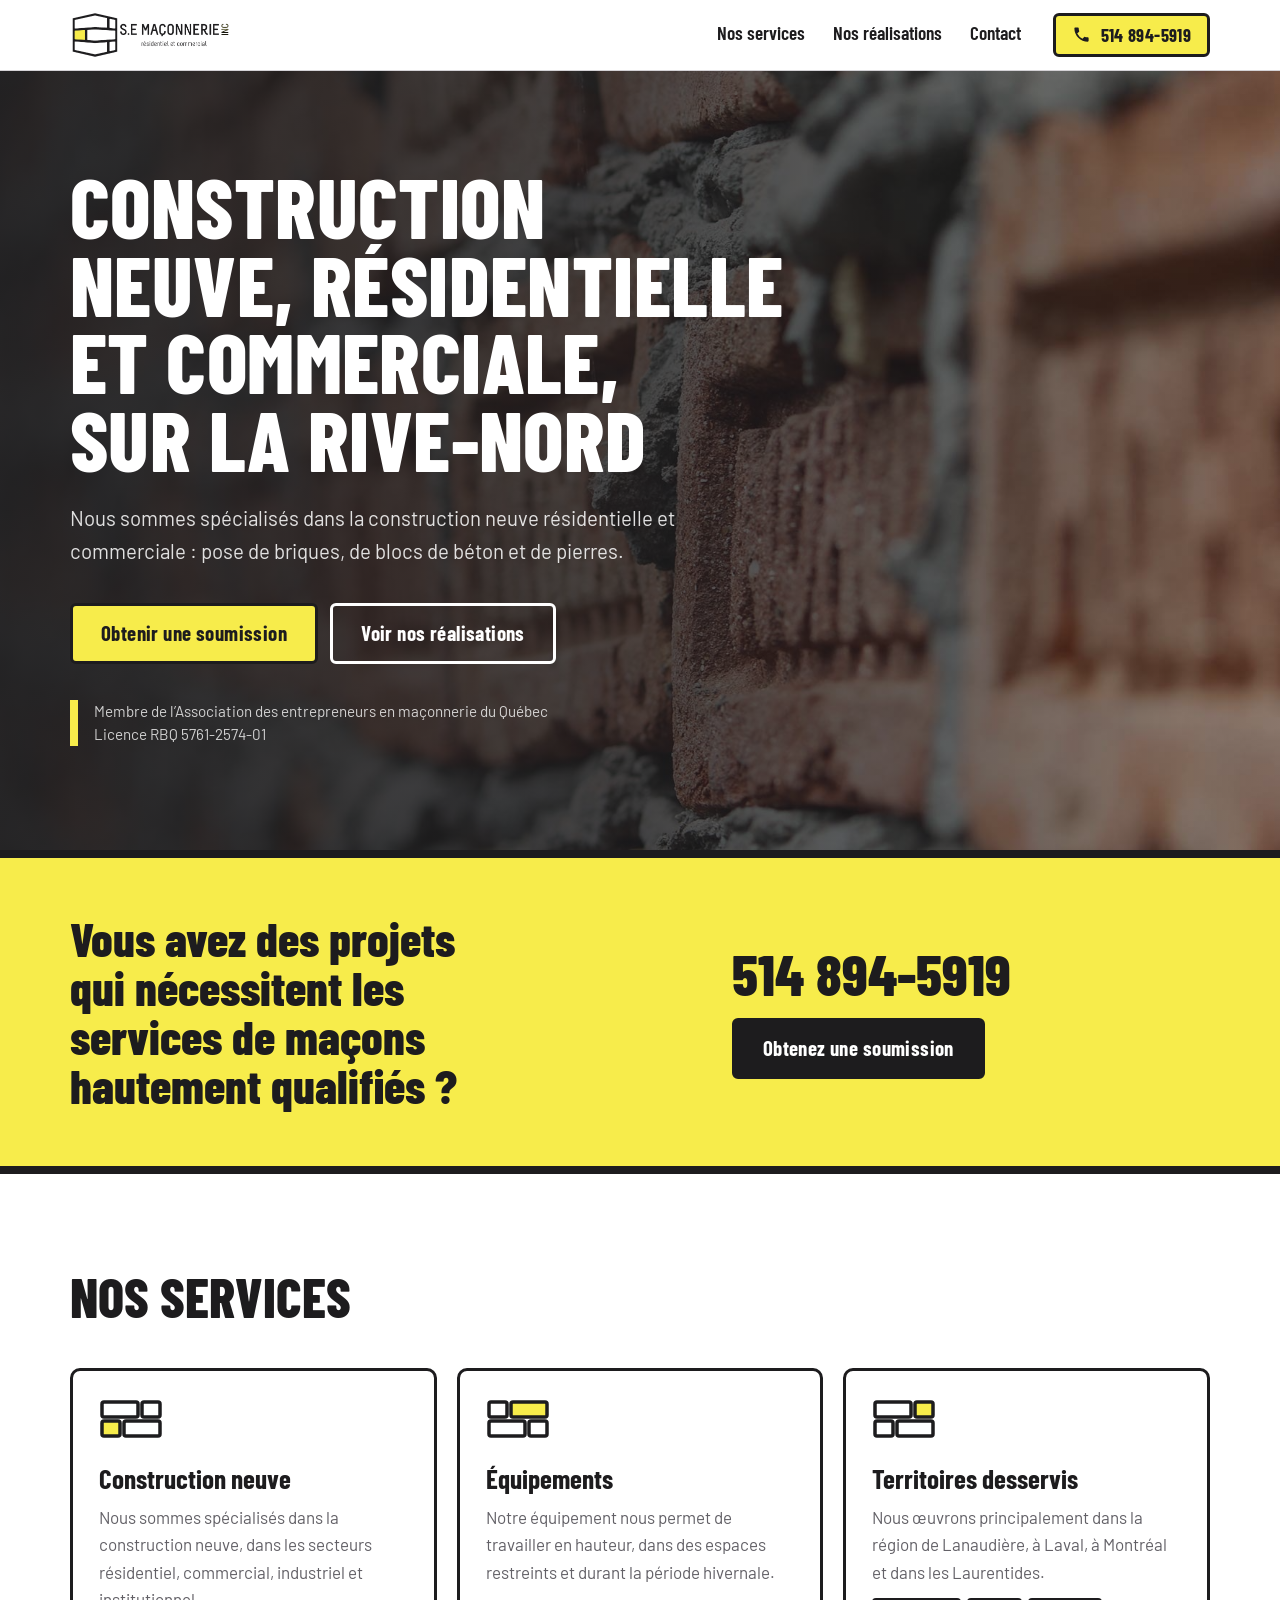
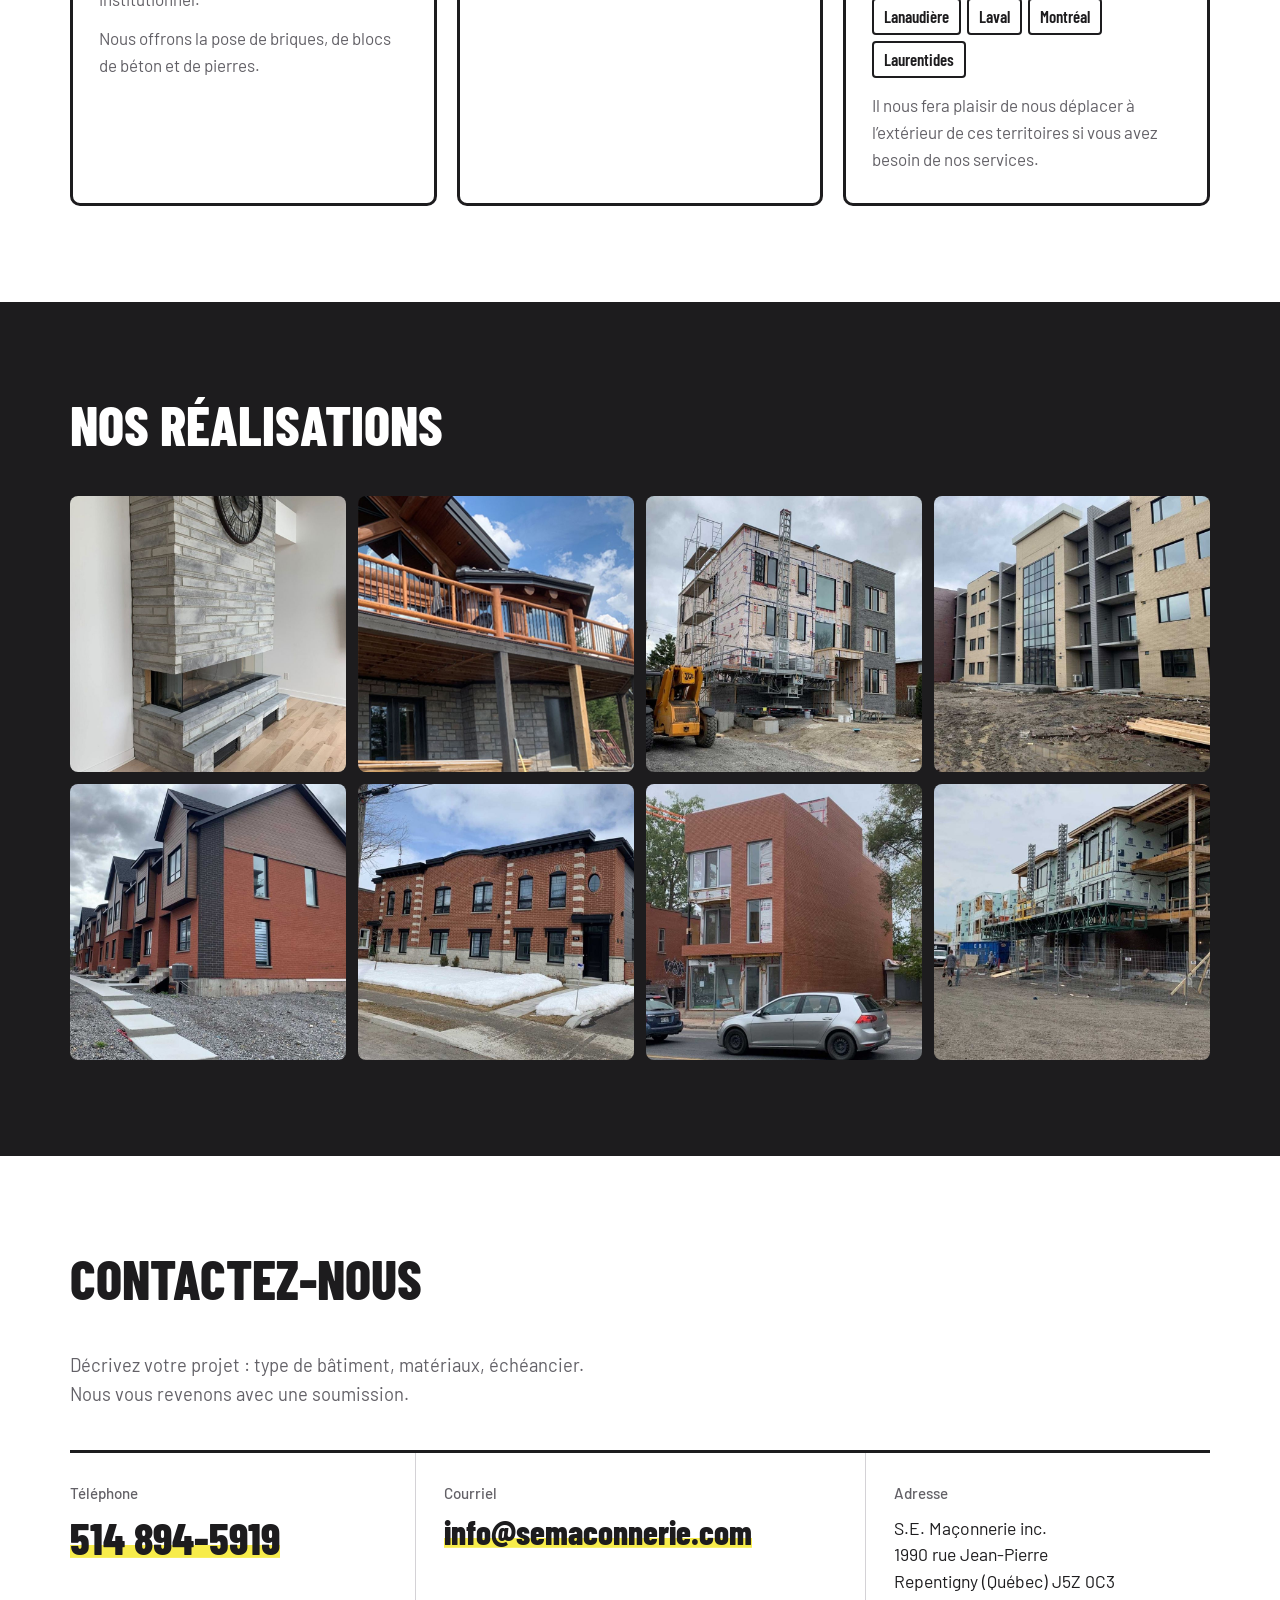
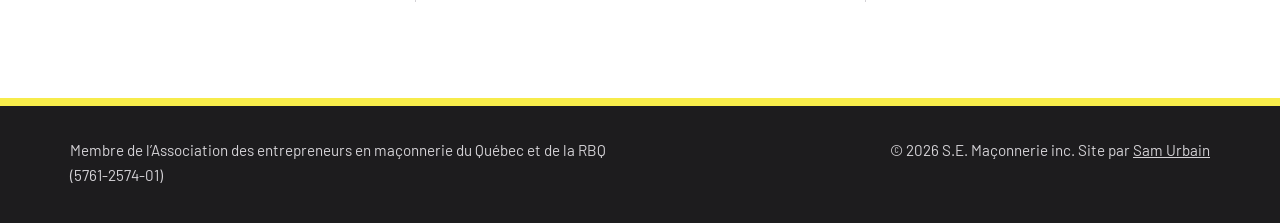
<file: public/index.html>
<!doctype html>
<html lang="fr-CA">
<head>
  <meta charset="utf-8">
  <meta name="viewport" content="width=device-width, initial-scale=1, viewport-fit=cover">
  <title>S.E. Maçonnerie | Construction neuve résidentielle et commerciale, Rive-Nord</title>
  <meta name="description" content="Maçons spécialisés en construction neuve résidentielle, commerciale, industrielle et institutionnelle : brique, bloc de béton et pierre. Lanaudière, Laval, Montréal et Laurentides.">
  <link rel="canonical" href="https://semaconnerie.com/">
  <link rel="icon" href="assets/img/favicon.png">
  <meta name="theme-color" content="#1d1c1e">
  <meta property="og:type" content="website">
  <meta property="og:locale" content="fr_CA">
  <meta property="og:title" content="S.E. Maçonnerie | Construction neuve sur la Rive-Nord">
  <meta property="og:description" content="Pose de briques, de blocs de béton et de pierres pour la construction neuve résidentielle et commerciale.">
  <meta property="og:url" content="https://semaconnerie.com/">
  <meta property="og:image" content="https://semaconnerie.com/assets/img/realisation-7.jpg">
  <link rel="preconnect" href="https://fonts.googleapis.com">
  <link rel="preconnect" href="https://fonts.gstatic.com" crossorigin>
  <link href="https://fonts.googleapis.com/css2?family=Barlow+Condensed:wght@600;700;800&family=Barlow:wght@400;500;600&display=swap" rel="stylesheet">
  <link rel="preload" as="image" href="assets/img/hero.jpg">
  <link rel="stylesheet" href="styles.css">
  <script type="application/ld+json">
  {
    "@context": "https://schema.org",
    "@type": "HomeAndConstructionBusiness",
    "name": "S.E. Maçonnerie inc.",
    "url": "https://semaconnerie.com/",
    "telephone": "+1-514-894-5919",
    "email": "info@semaconnerie.com",
    "image": "https://semaconnerie.com/assets/img/realisation-7.jpg",
    "address": {
      "@type": "PostalAddress",
      "streetAddress": "1990 rue Jean-Pierre",
      "addressLocality": "Repentigny",
      "addressRegion": "QC",
      "postalCode": "J5Z 0C3",
      "addressCountry": "CA"
    },
    "areaServed": ["Lanaudière", "Laval", "Montréal", "Laurentides"]
  }
  </script>
</head>
<body>
  <a class="skip" href="#contenu">Aller au contenu</a>

  <header class="site-header">
    <div class="wrap header-inner">
      <a class="brand" href="#contenu"><img src="assets/img/logo.png" alt="S.E. Maçonnerie inc., résidentiel et commercial" width="154" height="44"></a>
      <nav class="nav" aria-label="Navigation principale">
        <a href="#services">Nos services</a>
        <a href="#realisations">Nos réalisations</a>
        <a href="#contact">Contact</a>
      </nav>
      <a class="btn btn-yellow header-call" href="tel:+15148945919">
        <svg viewBox="0 0 24 24" aria-hidden="true"><path fill="currentColor" d="M6.6 10.8a15.1 15.1 0 0 0 6.6 6.6l2.2-2.2c.3-.3.7-.4 1-.2 1.1.4 2.3.6 3.6.6.6 0 1 .4 1 1V20c0 .6-.4 1-1 1A17 17 0 0 1 3 4c0-.6.4-1 1-1h3.5c.6 0 1 .4 1 1 0 1.3.2 2.5.6 3.6.1.3 0 .7-.2 1z"/></svg>
        <span>514 894-5919</span>
      </a>
    </div>
  </header>

  <main id="contenu">
    <!-- Accueil -->
    <section class="hero">
      <img class="hero-bg" src="assets/img/hero.jpg" alt="" fetchpriority="high" width="1920" height="1080">
      <div class="wrap hero-inner">
        <h1>Construction neuve, résidentielle et commerciale, sur la Rive‑Nord</h1>
        <p class="hero-lead">Nous sommes spécialisés dans la construction neuve résidentielle et commerciale&nbsp;: pose de briques, de blocs de béton et de pierres.</p>
        <div class="hero-actions">
          <a class="btn btn-yellow btn-lg" href="#contact">Obtenir une soumission</a>
          <a class="btn btn-ghost btn-lg" href="#realisations">Voir nos réalisations</a>
        </div>
        <p class="hero-trust">Membre de l’Association des entrepreneurs en maçonnerie du Québec<br>Licence RBQ 5761-2574-01</p>
      </div>
    </section>

    <!-- Bande jaune : l'appel à l'action -->
    <section class="band" aria-labelledby="band-titre">
      <div class="wrap band-inner">
        <h2 id="band-titre">Vous avez des projets qui nécessitent les services de maçons hautement qualifiés&nbsp;?</h2>
        <div class="band-actions">
          <a class="band-phone" href="tel:+15148945919">514 894-5919</a>
          <a class="btn btn-black btn-lg" href="#contact">Obtenez une soumission</a>
        </div>
      </div>
    </section>

    <!-- Services -->
    <section id="services" class="section" aria-labelledby="services-titre">
      <div class="wrap">
        <h2 id="services-titre" class="title">Nos services</h2>
        <div class="services">
          <article class="service">
            <svg class="service-icon" viewBox="0 0 64 40" aria-hidden="true"><rect x="3" y="3" width="36" height="15" rx="2"/><rect x="43" y="3" width="18" height="15" rx="2"/><rect class="y" x="3" y="22" width="18" height="15" rx="2"/><rect x="25" y="22" width="36" height="15" rx="2"/></svg>
            <h3>Construction neuve</h3>
            <p>Nous sommes spécialisés dans la construction neuve, dans les secteurs résidentiel, commercial, industriel et institutionnel.</p>
            <p>Nous offrons la pose de briques, de blocs de béton et de pierres.</p>
          </article>
          <article class="service">
            <svg class="service-icon" viewBox="0 0 64 40" aria-hidden="true"><rect x="3" y="3" width="18" height="15" rx="2"/><rect class="y" x="25" y="3" width="36" height="15" rx="2"/><rect x="3" y="22" width="36" height="15" rx="2"/><rect x="43" y="22" width="18" height="15" rx="2"/></svg>
            <h3>Équipements</h3>
            <p>Notre équipement nous permet de travailler en hauteur, dans des espaces restreints et durant la période hivernale.</p>
          </article>
          <article class="service">
            <svg class="service-icon" viewBox="0 0 64 40" aria-hidden="true"><rect x="3" y="3" width="36" height="15" rx="2"/><rect class="y" x="43" y="3" width="18" height="15" rx="2"/><rect x="3" y="22" width="18" height="15" rx="2"/><rect x="25" y="22" width="36" height="15" rx="2"/></svg>
            <h3>Territoires desservis</h3>
            <p>Nous œuvrons principalement dans la région de Lanaudière, à Laval, à Montréal et dans les Laurentides.</p>
            <ul class="zones">
              <li>Lanaudière</li><li>Laval</li><li>Montréal</li><li>Laurentides</li>
            </ul>
            <p>Il nous fera plaisir de nous déplacer à l’extérieur de ces territoires si vous avez besoin de nos services.</p>
          </article>
        </div>
      </div>
    </section>

    <!-- Réalisations -->
    <section id="realisations" class="section section-dark" aria-labelledby="realisations-titre">
      <div class="wrap">
        <h2 id="realisations-titre" class="title">Nos réalisations</h2>
        <ul class="gallery">
          <li><button class="shot" data-full="assets/img/realisation-1.jpg"><img src="assets/img/realisation-1.jpg" alt="Réalisation de S.E. Maçonnerie, photo 1" loading="lazy" width="900" height="900"></button></li>
          <li><button class="shot" data-full="assets/img/realisation-2.jpg"><img src="assets/img/realisation-2.jpg" alt="Réalisation de S.E. Maçonnerie, photo 2" loading="lazy" width="900" height="900"></button></li>
          <li><button class="shot" data-full="assets/img/realisation-3.jpg"><img src="assets/img/realisation-3.jpg" alt="Réalisation de S.E. Maçonnerie, photo 3" loading="lazy" width="900" height="900"></button></li>
          <li><button class="shot" data-full="assets/img/realisation-4.jpg"><img src="assets/img/realisation-4.jpg" alt="Réalisation de S.E. Maçonnerie, photo 4" loading="lazy" width="900" height="900"></button></li>
          <li><button class="shot" data-full="assets/img/realisation-5.jpg"><img src="assets/img/realisation-5.jpg" alt="Réalisation de S.E. Maçonnerie, photo 5" loading="lazy" width="900" height="900"></button></li>
          <li><button class="shot" data-full="assets/img/realisation-6.jpg"><img src="assets/img/realisation-6.jpg" alt="Réalisation de S.E. Maçonnerie, photo 6" loading="lazy" width="900" height="900"></button></li>
          <li><button class="shot" data-full="assets/img/realisation-7.jpg"><img src="assets/img/realisation-7.jpg" alt="Réalisation de S.E. Maçonnerie, photo 7" loading="lazy" width="900" height="900"></button></li>
          <li><button class="shot" data-full="assets/img/realisation-8.jpg"><img src="assets/img/realisation-8.jpg" alt="Réalisation de S.E. Maçonnerie, photo 8" loading="lazy" width="900" height="900"></button></li>
        </ul>
      </div>
    </section>

    <!-- Contact -->
    <section id="contact" class="section" aria-labelledby="contact-titre">
      <div class="wrap">
        <h2 id="contact-titre" class="title">Contactez-nous</h2>
        <p class="contact-lead">Décrivez votre projet&nbsp;: type de bâtiment, matériaux, échéancier. Nous vous revenons avec une soumission.</p>
        <div class="contact-grid">
          <div class="contact-item">
            <h3>Téléphone</h3>
            <a class="contact-big" href="tel:+15148945919">514 894-5919</a>
          </div>
          <div class="contact-item">
            <h3>Courriel</h3>
            <a class="contact-big contact-mail" href="mailto:info@semaconnerie.com?subject=Demande%20de%20soumission">info@semaconnerie.com</a>
          </div>
          <div class="contact-item">
            <h3>Adresse</h3>
            <p>S.E. Maçonnerie inc.<br>1990 rue Jean-Pierre<br>Repentigny (Québec) J5Z 0C3</p>
          </div>
        </div>
      </div>
    </section>
  </main>

  <footer class="site-footer">
    <div class="wrap footer-inner">
      <p>Membre de l’Association des entrepreneurs en maçonnerie du Québec et de la RBQ (5761-2574-01)</p>
      <p>© <span data-year>2026</span> S.E. Maçonnerie inc. Site par <a href="https://linkedin.com/samurbain">Sam Urbain</a></p>
    </div>
  </footer>

  <nav class="callbar" aria-label="Contact rapide">
    <a class="btn btn-yellow" href="tel:+15148945919">
      <svg viewBox="0 0 24 24" aria-hidden="true"><path fill="currentColor" d="M6.6 10.8a15.1 15.1 0 0 0 6.6 6.6l2.2-2.2c.3-.3.7-.4 1-.2 1.1.4 2.3.6 3.6.6.6 0 1 .4 1 1V20c0 .6-.4 1-1 1A17 17 0 0 1 3 4c0-.6.4-1 1-1h3.5c.6 0 1 .4 1 1 0 1.3.2 2.5.6 3.6.1.3 0 .7-.2 1z"/></svg>
      Appeler
    </a>
    <a class="btn btn-black" href="#contact">Soumission</a>
  </nav>

  <dialog class="lightbox" aria-label="Agrandissement de la photo">
    <img alt="">
    <button class="lightbox-close">Fermer</button>
  </dialog>

  <script src="main.js" defer></script>
</body>
</html>
</file>
<file: public/styles.css>
/* S.E. Maçonnerie — noir et blanc du logo, avec sa brique jaune comme signature */
:root {
  --yellow: #f7ec4b;        /* la brique jaune du logo */
  --yellow-deep: #e8dc2c;
  --black: #1d1c1e;         /* les contours du logo */
  --grey-800: #2e2d30;
  --grey-600: #636167;
  --grey-300: #d4d2d6;
  --grey-100: #f3f2f0;
  --white: #ffffff;

  --display: "Barlow Condensed", "Arial Narrow", sans-serif;
  --text: "Barlow", system-ui, -apple-system, "Segoe UI", Roboto, sans-serif;
  --wrap: 1180px;
  --ease: cubic-bezier(.2, .7, .1, 1);
  --edge: 8px;              /* épaisseur des contours, comme dans le logo */
}

*, *::before, *::after { box-sizing: border-box; }
html { scroll-behavior: smooth; scroll-padding-top: 76px; }
body {
  margin: 0; font-family: var(--text); font-size: 1.0625rem; line-height: 1.6;
  color: var(--black); background: var(--white); -webkit-font-smoothing: antialiased;
}
img { max-width: 100%; height: auto; display: block; }
a { color: inherit; }
:focus-visible { outline: 3px solid var(--black); outline-offset: 3px; }
.section-dark :focus-visible, .hero :focus-visible { outline-color: var(--yellow); }
.band :focus-visible { outline-color: var(--black); }
.wrap { width: 100%; max-width: var(--wrap); margin: 0 auto; padding: 0 20px; }
.skip { position: absolute; left: -9999px; }
.skip:focus { left: 16px; top: 16px; z-index: 100; background: var(--white); padding: 8px 12px; }

/* ---------- Boutons ---------- */
.btn {
  display: inline-flex; align-items: center; justify-content: center; gap: 10px;
  font-family: var(--display); font-weight: 700; font-size: 1.15rem; letter-spacing: .02em; line-height: 1.1;
  text-decoration: none; padding: 13px 22px; border-radius: 6px; border: 3px solid var(--black); cursor: pointer;
  transition: background-color .15s, color .15s, transform .15s;
}
.btn svg { width: 19px; height: 19px; flex: none; }
.btn:active { transform: translateY(1px); }
.btn-yellow { background: var(--yellow); color: var(--black); }
.btn-yellow:hover { background: var(--yellow-deep); }
.btn-black { background: var(--black); color: var(--white); }
.btn-black:hover { background: var(--grey-800); }
.btn-line { background: transparent; color: var(--black); }
.btn-line:hover { background: var(--black); color: var(--white); }
.btn-lg { font-size: 1.3rem; padding: 16px 28px; }

/* ---------- En-tête ---------- */
.site-header { position: sticky; top: 0; z-index: 50; background: rgba(255,255,255,.94); backdrop-filter: blur(10px); border-bottom: 1px solid var(--grey-300); }
.header-inner { display: flex; align-items: center; gap: 32px; min-height: 70px; }
.brand { margin-right: auto; }
.brand img { height: 46px; width: auto; }
.nav { display: flex; gap: 28px; }
.nav a { font-family: var(--display); font-weight: 600; font-size: 1.2rem; text-decoration: none; padding: 4px 0; border-bottom: 3px solid transparent; }
.nav a:hover { border-bottom-color: var(--yellow); }
.header-call { padding: 9px 16px; }

/* ---------- Accueil ---------- */
.hero { position: relative; isolation: isolate; color: var(--white); min-height: min(86vh, 760px); display: flex; align-items: center; }
.hero-bg { position: absolute; inset: 0; z-index: -2; width: 100%; height: 100%; object-fit: cover; }
.hero::before {
  content: ""; position: absolute; inset: 0; z-index: -1;
  background: linear-gradient(90deg, rgba(29,28,30,.92) 0%, rgba(29,28,30,.78) 50%, rgba(29,28,30,.45) 100%);
}
.hero-inner { padding-top: 96px; padding-bottom: 104px; }
.hero h1 {
  margin: 0 0 24px; font-family: var(--display); font-weight: 800; text-transform: uppercase;
  font-size: clamp(2.6rem, 6.6vw, 6rem); line-height: .92; letter-spacing: .005em; max-width: 20ch; text-wrap: balance;
}
.hero-lead { margin: 0 0 36px; max-width: 52ch; font-size: clamp(1.1rem, 1.6vw, 1.3rem); color: rgba(255,255,255,.86); }
.hero-actions { display: flex; flex-wrap: wrap; gap: 12px; margin-bottom: 36px; }
.hero-trust { margin: 0; padding-left: 16px; border-left: var(--edge) solid var(--yellow); color: rgba(255,255,255,.78); font-size: .95rem; line-height: 1.5; }
.btn-ghost { background: transparent; color: var(--white); border-color: var(--white); }
.btn-ghost:hover { background: var(--white); color: var(--black); }
.shot img.missing { visibility: hidden; }

/* ---------- Bande jaune ---------- */
.band { background: var(--yellow); border-top: var(--edge) solid var(--black); border-bottom: var(--edge) solid var(--black); }
.band-inner { display: grid; grid-template-columns: 1.3fr 1fr; gap: 40px; align-items: center; padding-top: 56px; padding-bottom: 56px; }
.band h2 { margin: 0; text-wrap: balance; font-family: var(--display); font-weight: 800; font-size: clamp(1.9rem, 3.8vw, 3rem); line-height: 1.02; max-width: 22ch; }
.band-actions { display: grid; gap: 16px; justify-items: start; }
.band-phone { font-family: var(--display); font-weight: 800; font-size: clamp(2.4rem, 5vw, 3.6rem); line-height: 1; text-decoration: none; }
.band-phone:hover { text-decoration: underline; text-decoration-thickness: 4px; text-underline-offset: 6px; }

/* ---------- Sections ---------- */
.section { padding: 96px 0; }
.title { margin: 0 0 44px; font-family: var(--display); font-weight: 800; text-transform: uppercase; font-size: clamp(2.2rem, 4.6vw, 3.4rem); line-height: 1; }

.services { display: grid; grid-template-columns: repeat(3, 1fr); gap: 20px; }
.service { border: 3px solid var(--black); border-radius: 10px; padding: 28px 26px 30px; background: var(--white); }
.service-icon { width: 64px; height: 40px; margin-bottom: 18px; }
.service-icon rect { fill: var(--white); stroke: var(--black); stroke-width: 3.5; }
.service-icon rect.y { fill: var(--yellow); }
.service h3 { margin: 0 0 10px; font-family: var(--display); font-weight: 700; font-size: 1.7rem; line-height: 1.1; }
.service p { margin: 0 0 12px; color: var(--grey-600); }
.service p:last-child { margin-bottom: 0; }
.zones { list-style: none; margin: 4px 0 14px; padding: 0; display: flex; flex-wrap: wrap; gap: 6px; }
.zones li { font-family: var(--display); font-weight: 600; font-size: 1.05rem; padding: 3px 10px; border: 2px solid var(--black); border-radius: 4px; }

/* ---------- Réalisations ---------- */
.section-dark { background: var(--black); color: var(--white); }
.section-dark .title { color: var(--white); }
.gallery { list-style: none; margin: 0; padding: 0; display: grid; grid-template-columns: repeat(4, 1fr); gap: 12px; }
.shot { position: relative; display: block; width: 100%; padding: 0; border: 0; border-radius: 8px; overflow: hidden; background: var(--grey-800); cursor: zoom-in; }
.shot img { width: 100%; aspect-ratio: 1 / 1; object-fit: cover; transition: transform .5s var(--ease); }
.shot::after { content: ""; position: absolute; left: 0; right: 0; bottom: 0; height: 8px; background: var(--yellow); transform: scaleX(0); transform-origin: left; transition: transform .35s var(--ease); }
.shot:hover img { transform: scale(1.04); }
.shot:hover::after, .shot:focus-visible::after { transform: scaleX(1); }

.lightbox { border: 0; padding: 0; background: transparent; max-width: 92vw; max-height: 92vh; }
.lightbox::backdrop { background: rgba(29, 28, 30, .92); }
.lightbox img { max-width: 92vw; max-height: 84vh; width: auto; border: var(--edge) solid var(--black); }
.lightbox-close { display: block; margin: 12px auto 0; font-family: var(--display); font-weight: 700; font-size: 1.1rem; background: var(--yellow); border: 3px solid var(--black); border-radius: 6px; padding: 8px 18px; cursor: pointer; }

/* ---------- Contact ---------- */
.contact-lead { margin: 0 0 40px; max-width: 52ch; font-size: 1.15rem; color: var(--grey-600); }
.contact-grid { display: grid; grid-template-columns: 1fr 1.3fr 1fr; border-top: 3px solid var(--black); }
.contact-item { padding: 28px 28px 8px 0; }
.contact-item + .contact-item { padding-left: 28px; border-left: 1px solid var(--grey-300); }
.contact-item h3 { margin: 0 0 10px; font-family: var(--text); font-size: .95rem; font-weight: 500; color: var(--grey-600); }
.contact-item p { margin: 0; font-size: 1.1rem; line-height: 1.5; }
.contact-big {
  display: inline-block; font-family: var(--display); font-weight: 800; line-height: 1.05; text-decoration: none;
  font-size: clamp(1.9rem, 3.4vw, 2.8rem); overflow-wrap: anywhere;
  background: linear-gradient(var(--yellow), var(--yellow)) 0 90% / 100% 28% no-repeat;
}
.contact-mail { font-size: clamp(1.5rem, 2.6vw, 2.2rem); }
.contact-big:hover { background-size: 100% 100%; }

/* ---------- Pied de page ---------- */
.site-footer { background: var(--black); color: var(--grey-300); padding: 32px 0 36px; font-size: .95rem; border-top: var(--edge) solid var(--yellow); }
.footer-inner { display: flex; justify-content: space-between; gap: 24px; flex-wrap: wrap; }
.site-footer p { margin: 0; max-width: 60ch; }

.callbar { display: none; }

/* ---------- Mobile ---------- */
@media (max-width: 900px) {
  .nav { display: none; }
  .header-call span { display: none; }
  .hero { min-height: 0; }
  .hero::before { background: rgba(29,28,30,.82); }
  .hero-inner { padding-top: 64px; padding-bottom: 72px; }
  .hero h1 { font-size: clamp(2.4rem, 10.5vw, 3.4rem); }
  .hero-actions .btn { flex: 1 1 100%; }
  .band-inner { grid-template-columns: 1fr; gap: 28px; }
  .contact-grid { grid-template-columns: 1fr; }
  .contact-item, .contact-item + .contact-item { padding: 22px 0 18px; border-left: 0; border-bottom: 1px solid var(--grey-300); }
  .section { padding: 72px 0; }
  .services { grid-template-columns: 1fr; }
  .gallery { grid-template-columns: repeat(2, 1fr); }
  .callbar {
    display: grid; grid-template-columns: 1.3fr 1fr; gap: 8px;
    position: fixed; left: 0; right: 0; bottom: 0; z-index: 60;
    padding: 10px 12px calc(10px + env(safe-area-inset-bottom));
    background: var(--white); border-top: 3px solid var(--black);
  }
  .callbar .btn { padding: 13px 10px; }
  body { padding-bottom: 80px; }
}

@media (prefers-reduced-motion: reduce) {
  html { scroll-behavior: auto; }
  *, *::before, *::after { animation: none !important; transition: none !important; }
}
</file>
